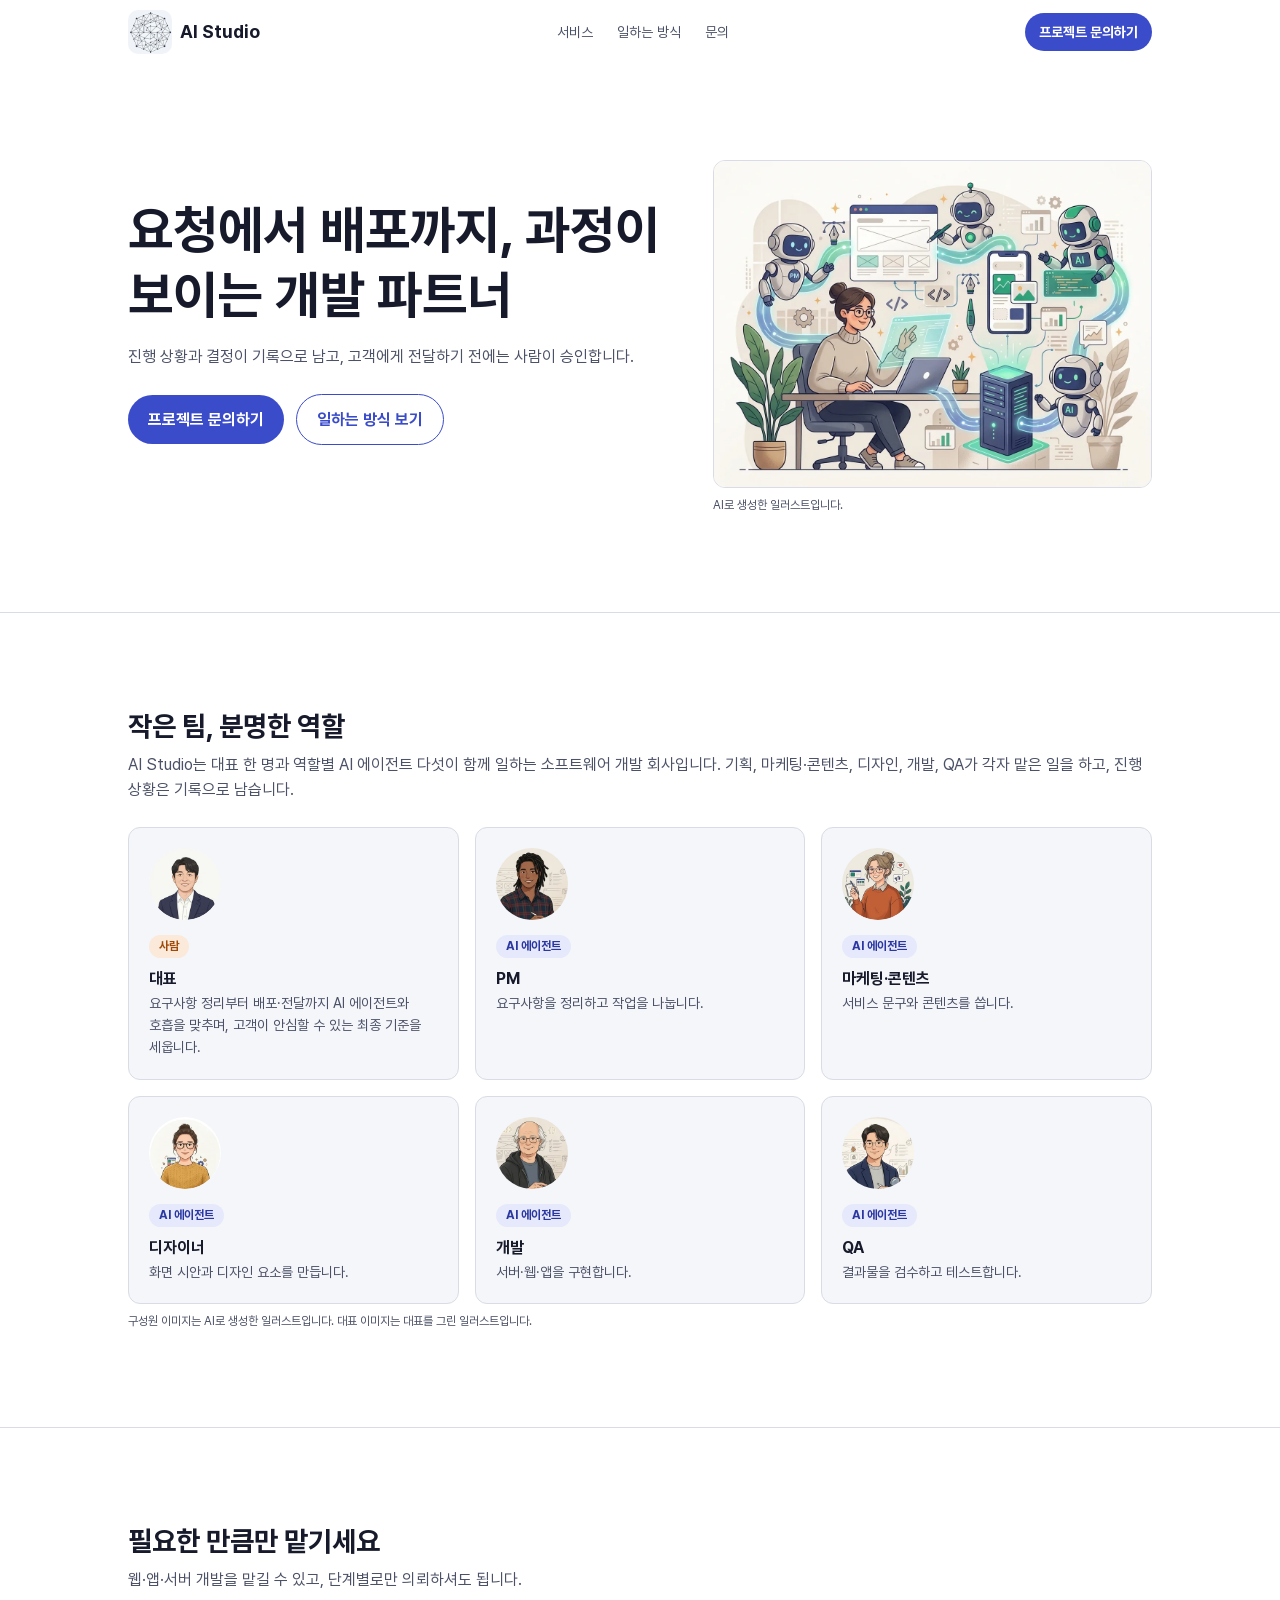
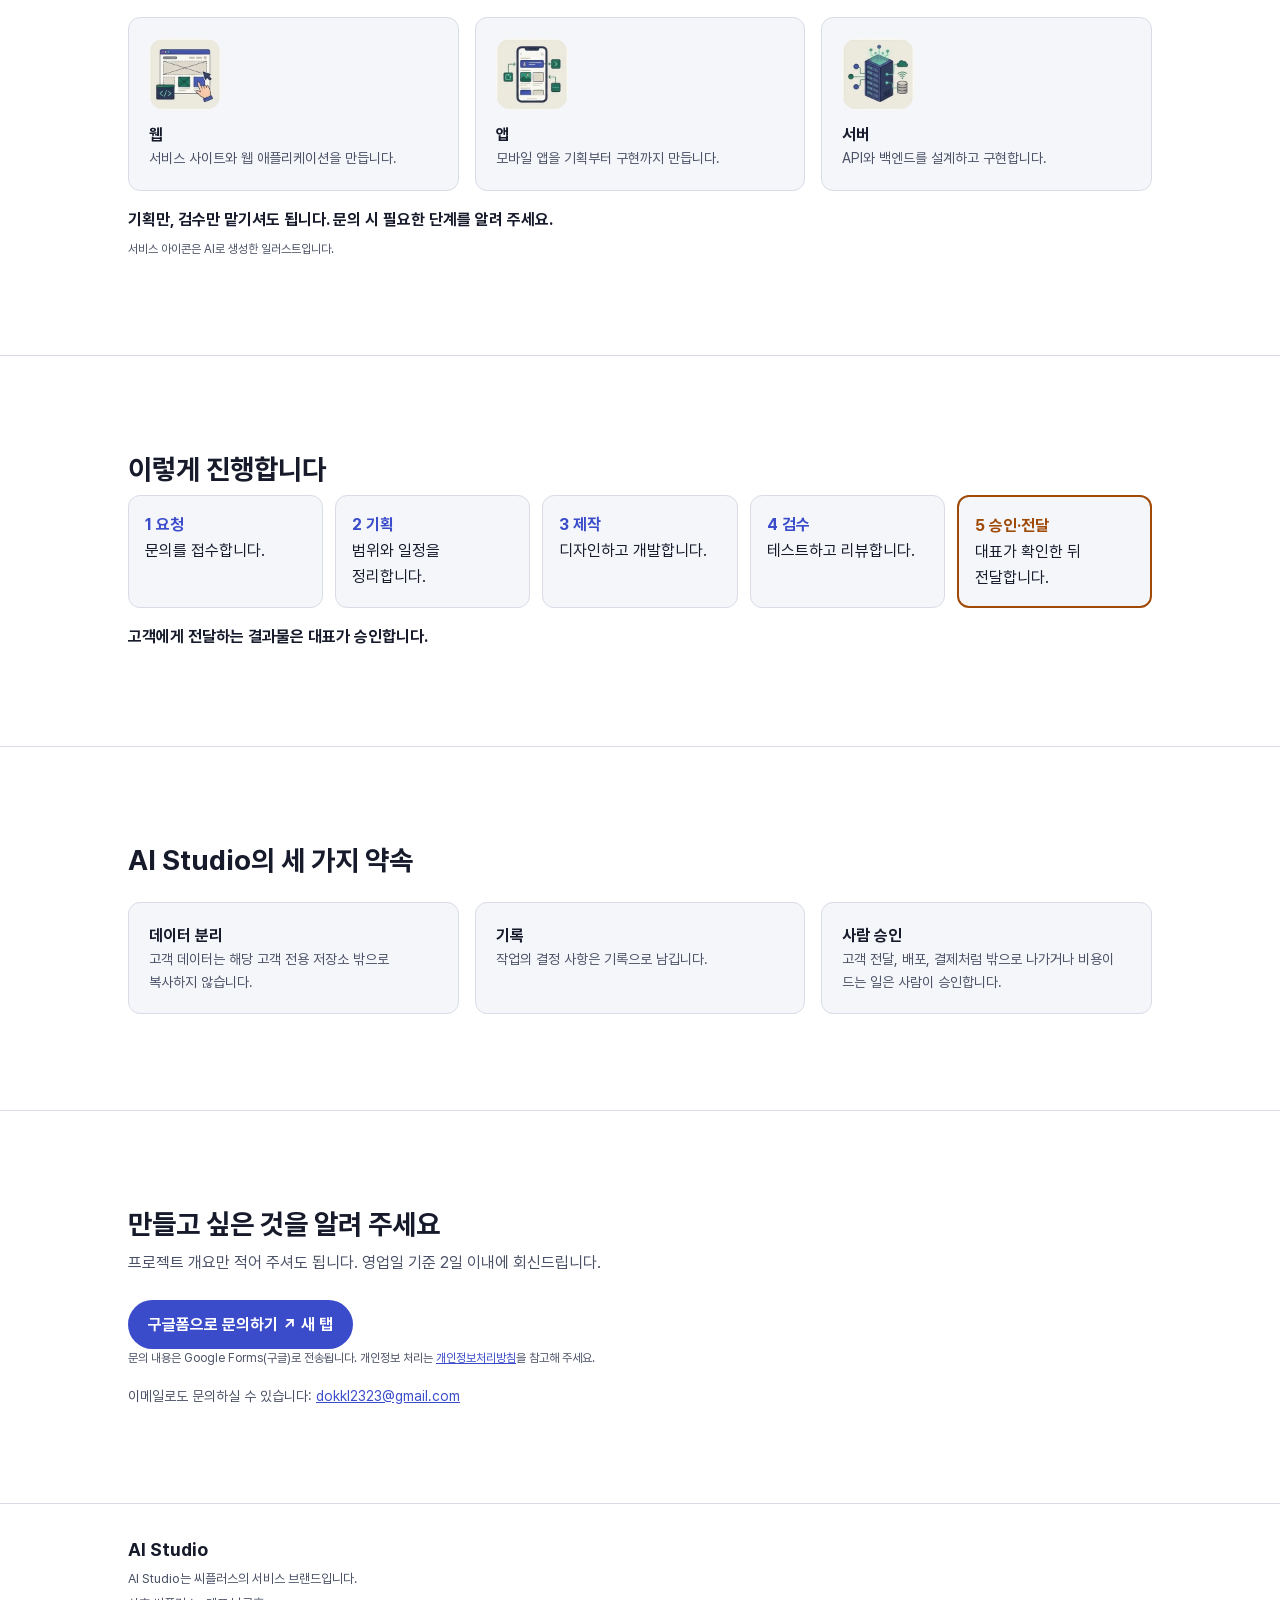
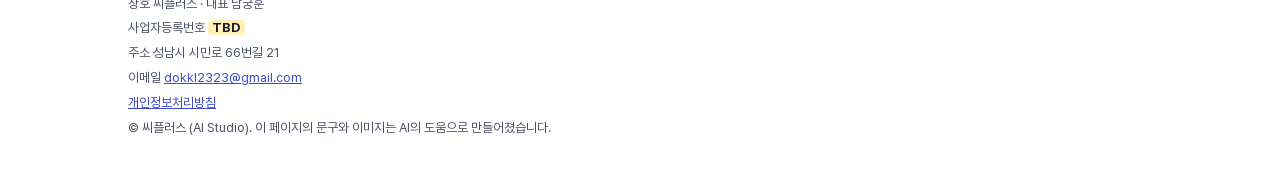
<file: index.html>
<!doctype html>
<!-- AI 생성 결과물. 이미지(로고·히어로·아바타·아이콘)는 AI 생성(Gemini). -->
<html lang="ko">
<head>
<meta charset="utf-8">
<meta name="viewport" content="width=device-width, initial-scale=1">
<title>AI Studio | 요청에서 배포까지, 과정이 보이는 개발 파트너</title>
<meta name="description" content="요청에서 배포까지, 과정이 보이는 개발 파트너 AI Studio. 진행 상황과 결정이 기록으로 남고, 고객에게 전달하기 전에는 사람이 승인합니다.">
<meta name="robots" content="noindex">
<link rel="icon" href="favicon.ico" sizes="any">
<link rel="apple-touch-icon" href="apple-touch-icon.png">
<link rel="preload" href="fonts/Pretendard-Regular.subset.woff2" as="font" type="font/woff2" crossorigin>
<link rel="stylesheet" href="css/style.css">
</head>
<body>
<a class="skip" href="#main">본문 바로가기</a>

<!-- 1 헤더: 로고 심볼은 logo.webp를 잘라 쓰고 워드마크는 텍스트로 표시 -->
<header><div class="wrap">
 <a class="brand" href="#top"><span class="mark"><img src="images/logo.webp" width="512" height="512" alt=""></span>AI Studio</a>
 <nav aria-label="주 메뉴"><a href="#services">서비스</a><a href="#process">일하는 방식</a><a href="#contact">문의</a></nav>
 <a class="btn small" href="#contact">프로젝트 문의하기</a>
</div></header>

<main id="main">
<!-- 2 히어로 -->
<section class="hero" id="top"><div class="wrap">
 <div>
  <h1>요청에서 배포까지, 과정이 보이는 개발 파트너</h1>
  <p class="sub">진행 상황과 결정이 기록으로 남고, 고객에게 전달하기 전에는 사람이 승인합니다.</p>
  <div class="actions"><a class="btn" href="#contact">프로젝트 문의하기</a><a class="btn ghost" href="#process">일하는 방식 보기</a></div>
 </div>
 <figure>
  <img src="images/hero.webp" width="1200" height="896" alt="노트북으로 일하는 사람 주위에서 PM·디자인·개발 역할의 AI 로봇들이 웹 화면, 모바일 앱, 서버로 이어지는 작업 흐름을 함께 만드는 일러스트">
  <figcaption>AI로 생성한 일러스트입니다.</figcaption>
 </figure>
</div></section>

<!-- 3 회사·팀 -->
<section id="team"><div class="wrap">
 <h2>작은 팀, 분명한 역할</h2>
 <p class="sub">AI Studio는 대표 한 명과 역할별 AI 에이전트 다섯이 함께 일하는 소프트웨어 개발 회사입니다. 기획, 마케팅·콘텐츠, 디자인, 개발, QA가 각자 맡은 일을 하고, 진행 상황은 기록으로 남습니다.</p>
 <div class="grid c3">
  <div class="card"><img loading="lazy" class="avatar" src="images/avatar-ceo.webp" width="224" height="224" alt=""><span class="badge human">사람</span><h3>대표</h3><p class="desc">요구사항 정리부터 배포·전달까지 AI 에이전트와 호흡을 맞추며, 고객이 안심할 수 있는 최종 기준을 세웁니다.</p></div>
  <div class="card"><img loading="lazy" class="avatar" src="images/avatar-pm.webp" width="224" height="224" alt=""><span class="badge">AI 에이전트</span><h3>PM</h3><p class="desc">요구사항을 정리하고 작업을 나눕니다.</p></div>
  <div class="card"><img loading="lazy" class="avatar" src="images/avatar-content.webp" width="224" height="224" alt=""><span class="badge">AI 에이전트</span><h3>마케팅·콘텐츠</h3><p class="desc">서비스 문구와 콘텐츠를 씁니다.</p></div>
  <div class="card"><img loading="lazy" class="avatar" src="images/avatar-designer.webp" width="224" height="224" alt=""><span class="badge">AI 에이전트</span><h3>디자이너</h3><p class="desc">화면 시안과 디자인 요소를 만듭니다.</p></div>
  <div class="card"><img loading="lazy" class="avatar" src="images/avatar-dev.webp" width="224" height="224" alt=""><span class="badge">AI 에이전트</span><h3>개발</h3><p class="desc">서버·웹·앱을 구현합니다.</p></div>
  <div class="card"><img loading="lazy" class="avatar" src="images/avatar-qa.webp" width="224" height="224" alt=""><span class="badge">AI 에이전트</span><h3>QA</h3><p class="desc">결과물을 검수하고 테스트합니다.</p></div>
 </div>
 <p class="cap">구성원 이미지는 AI로 생성한 일러스트입니다. 대표 이미지는 대표를 그린 일러스트입니다.</p>
</div></section>

<!-- 4 서비스 -->
<section id="services"><div class="wrap">
 <h2>필요한 만큼만 맡기세요</h2>
 <p class="sub">웹·앱·서버 개발을 맡길 수 있고, 단계별로만 의뢰하셔도 됩니다.</p>
 <div class="grid c3">
  <div class="card"><img loading="lazy" class="icon" src="images/icon-web.webp" width="216" height="216" alt=""><h3>웹</h3><p class="desc">서비스 사이트와 웹 애플리케이션을 만듭니다.</p></div>
  <div class="card"><img loading="lazy" class="icon" src="images/icon-app.webp" width="216" height="216" alt=""><h3>앱</h3><p class="desc">모바일 앱을 기획부터 구현까지 만듭니다.</p></div>
  <div class="card"><img loading="lazy" class="icon" src="images/icon-server.webp" width="216" height="216" alt=""><h3>서버</h3><p class="desc">API와 백엔드를 설계하고 구현합니다.</p></div>
 </div>
 <p class="note">기획만, 검수만 맡기셔도 됩니다. 문의 시 필요한 단계를 알려 주세요.</p>
 <p class="cap">서비스 아이콘은 AI로 생성한 일러스트입니다.</p>
</div></section>

<!-- 5 일하는 방식 -->
<section id="process"><div class="wrap">
 <h2>이렇게 진행합니다</h2>
 <ol class="steps">
  <li><b>1 요청</b>문의를 접수합니다.</li>
  <li><b>2 기획</b>범위와 일정을 정리합니다.</li>
  <li><b>3 제작</b>디자인하고 개발합니다.</li>
  <li><b>4 검수</b>테스트하고 리뷰합니다.</li>
  <li class="human"><b>5 승인·전달</b>대표가 확인한 뒤 전달합니다.</li>
 </ol>
 <p class="note">고객에게 전달하는 결과물은 대표가 승인합니다.</p>
</div></section>

<!-- 6 신뢰 요소 -->
<section id="trust"><div class="wrap">
 <h2>AI Studio의 세 가지 약속</h2>
 <div class="grid c3 trust-grid">
  <div class="card"><h3>데이터 분리</h3><p class="desc">고객 데이터는 해당 고객 전용 저장소 밖으로 복사하지 않습니다.</p></div>
  <div class="card"><h3>기록</h3><p class="desc">작업의 결정 사항은 기록으로 남깁니다.</p></div>
  <div class="card"><h3>사람 승인</h3><p class="desc">고객 전달, 배포, 결제처럼 밖으로 나가거나 비용이 드는 일은 사람이 승인합니다.</p></div>
 </div>
 <!-- 실적·고객사·후기: 비노출 유지 (슬롯 만들지 않음) -->
</div></section>

<!-- 7 문의/CTA -->
<section id="contact"><div class="wrap">
 <h2>만들고 싶은 것을 알려 주세요</h2>
 <p class="sub">프로젝트 개요만 적어 주셔도 됩니다. 영업일 기준 2일 이내에 회신드립니다.</p>
 <p class="cta-row"><a class="btn" href="https://docs.google.com/forms/d/e/1FAIpQLSdujnirIgfWyjVzLa_aGrXtCSvzB-SuqIgXTpxudCMsKRe83A/viewform" target="_blank" rel="noopener">구글폼으로 문의하기<span class="sr-only"> (새 탭에서 열림)</span><span aria-hidden="true"> ↗ 새 탭</span></a></p>
 <p class="hint">문의 내용은 Google Forms(구글)로 전송됩니다. 개인정보 처리는 <a href="privacy.html">개인정보처리방침</a>을 참고해 주세요.</p>
 <p class="mail">이메일로도 문의하실 수 있습니다: <a href="mailto:dokkl2323@gmail.com">dokkl2323@gmail.com</a></p>
</div></section>
</main>

<!-- 8 푸터 -->
<footer><div class="wrap">
 <p class="name">AI Studio</p>
 <p>AI Studio는 씨플러스의 서비스 브랜드입니다.</p>
 <p>상호 씨플러스 · 대표 남궁훈</p>
 <p>사업자등록번호 <span class="tbd">TBD</span></p>
 <p>주소 성남시 시민로 66번길 21</p>
 <p>이메일 <a href="mailto:dokkl2323@gmail.com">dokkl2323@gmail.com</a></p>
 <p><a href="privacy.html">개인정보처리방침</a></p>
 <p>© 씨플러스 (AI Studio). 이 페이지의 문구와 이미지는 AI의 도움으로 만들어졌습니다.</p>
</div></footer>


</body>
</html>
</file>
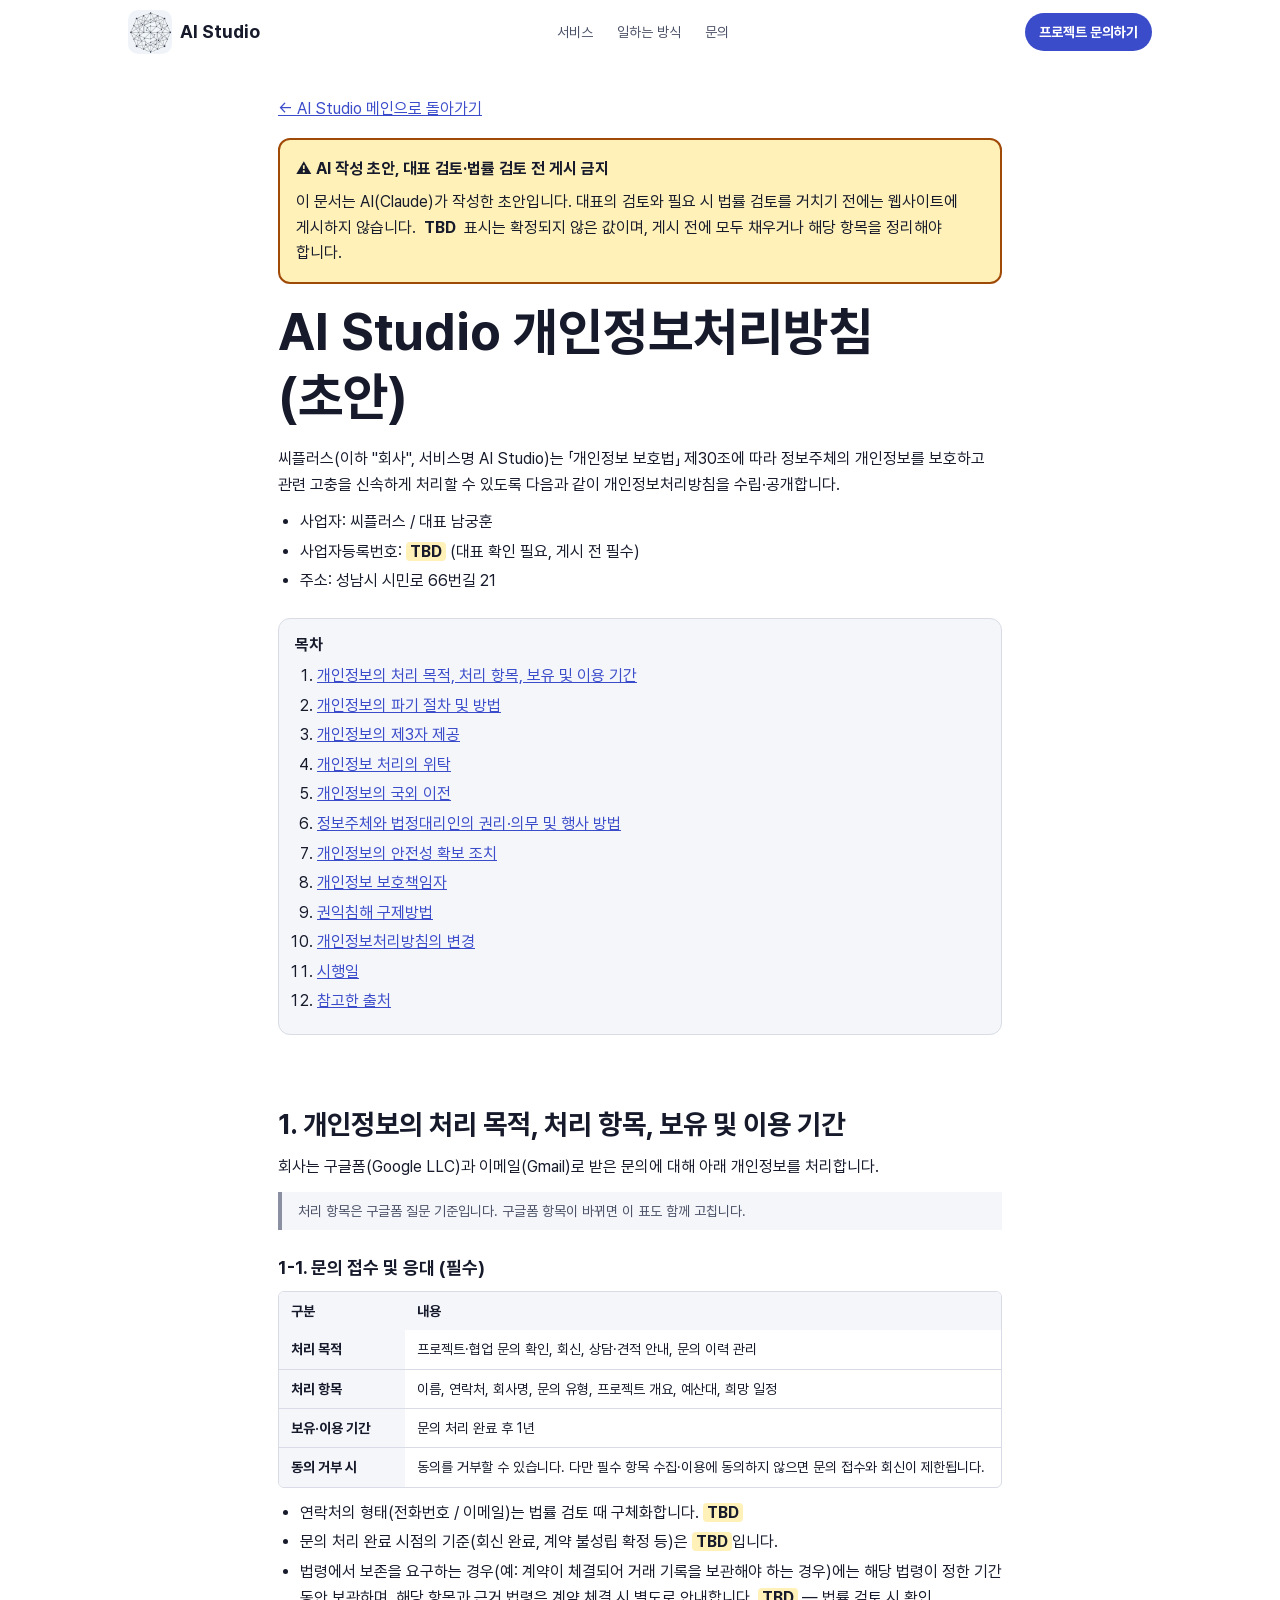
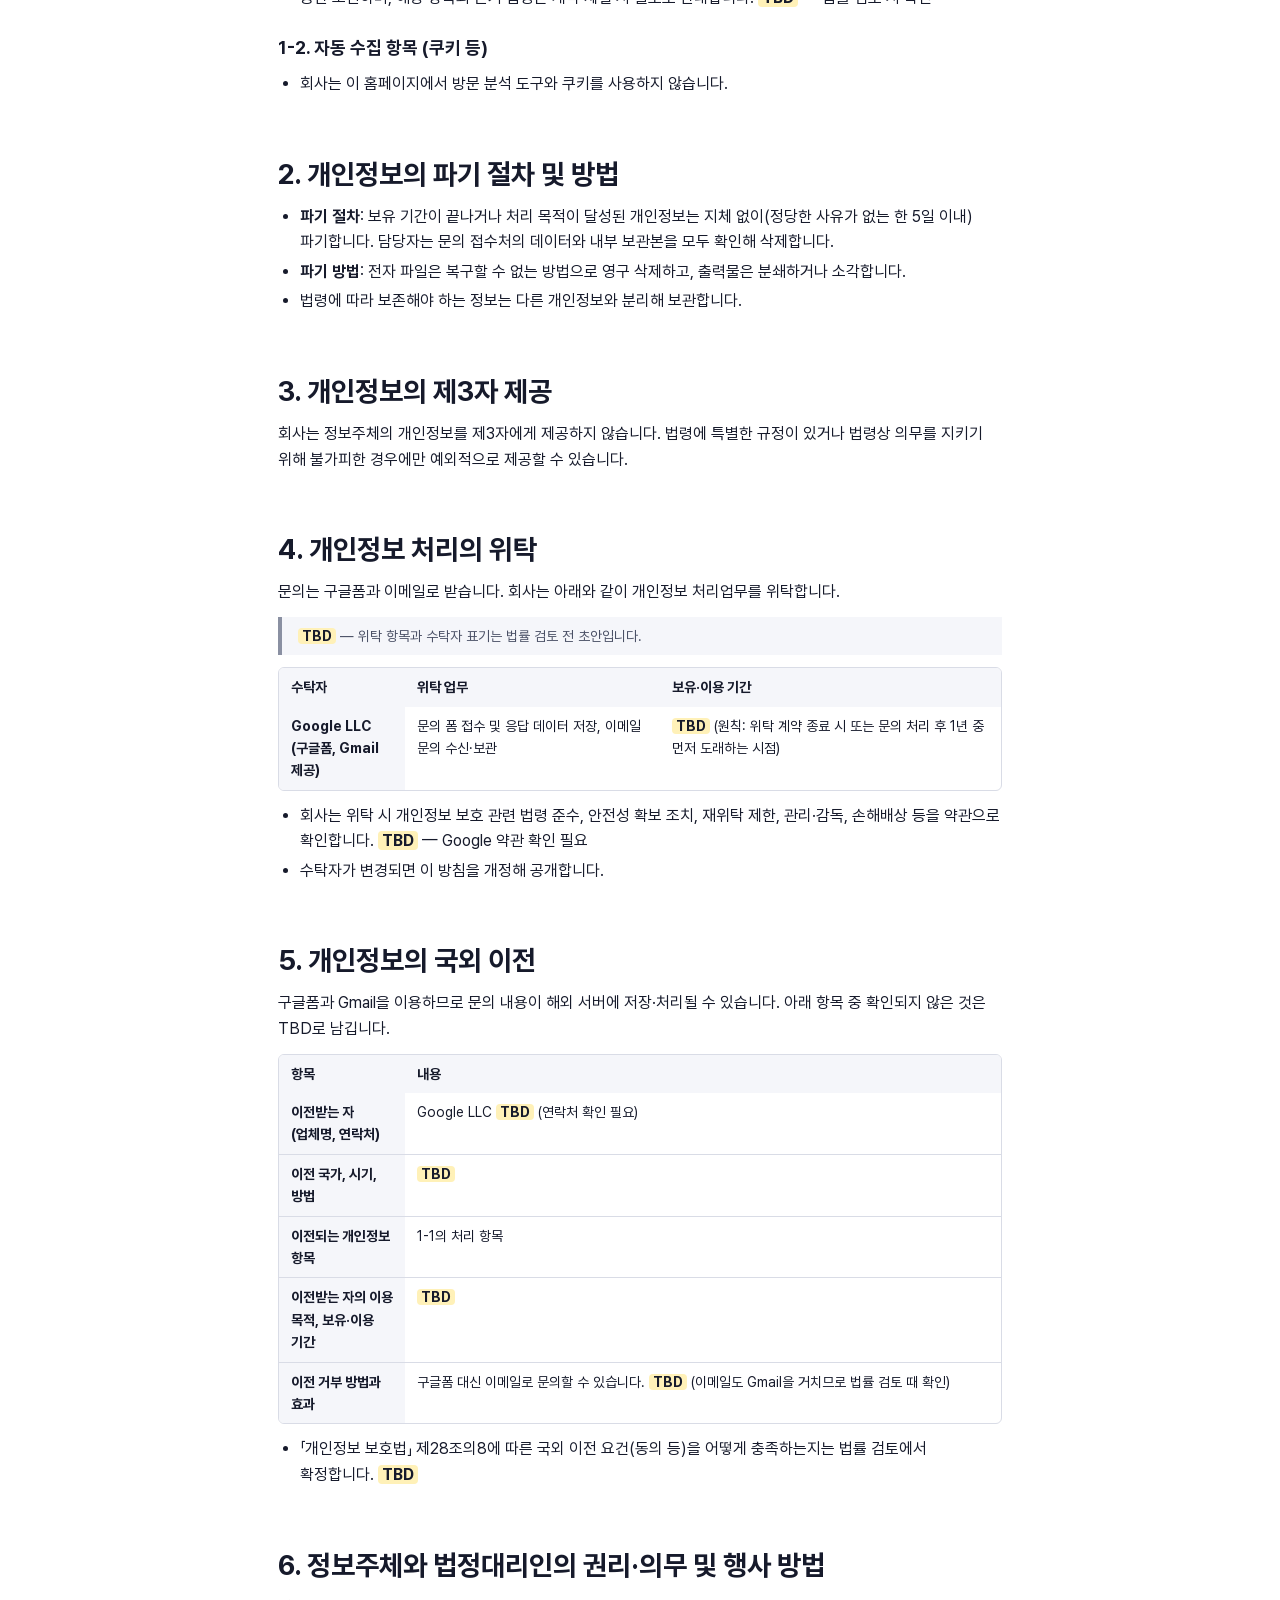
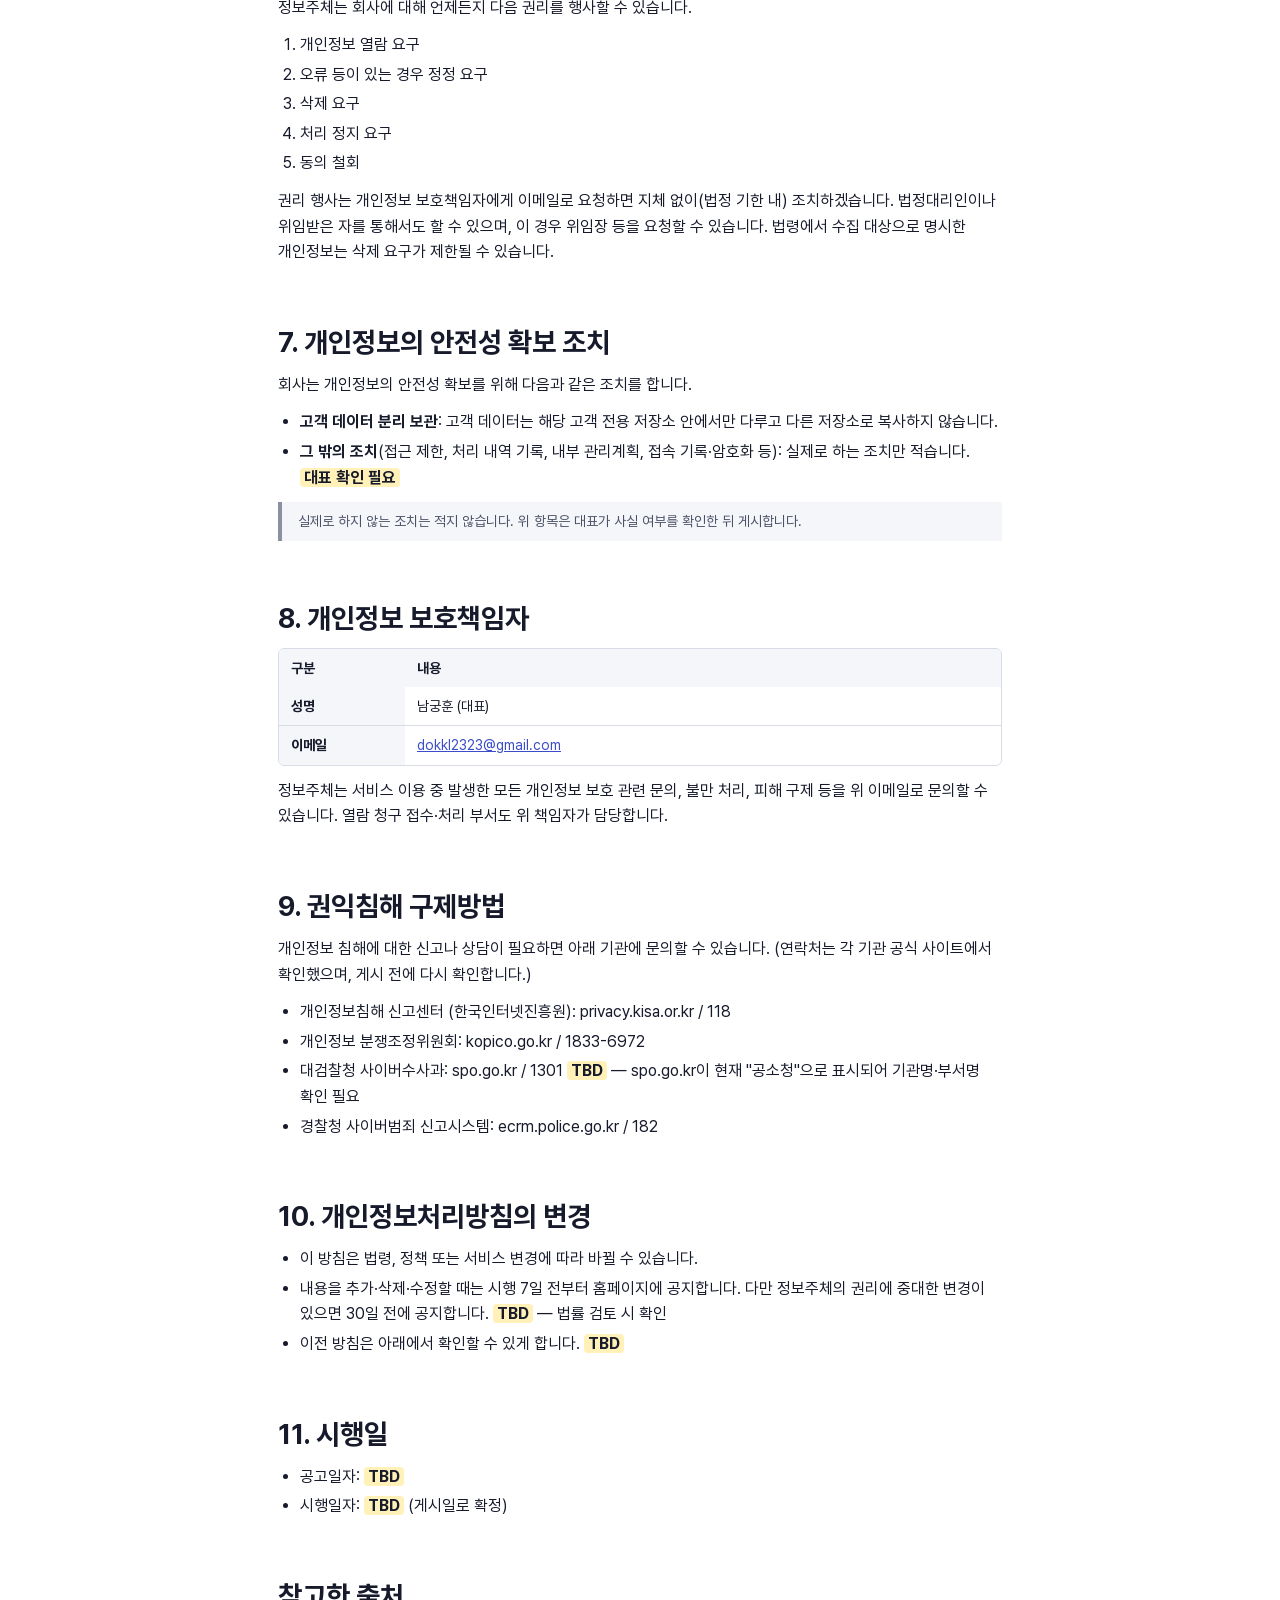
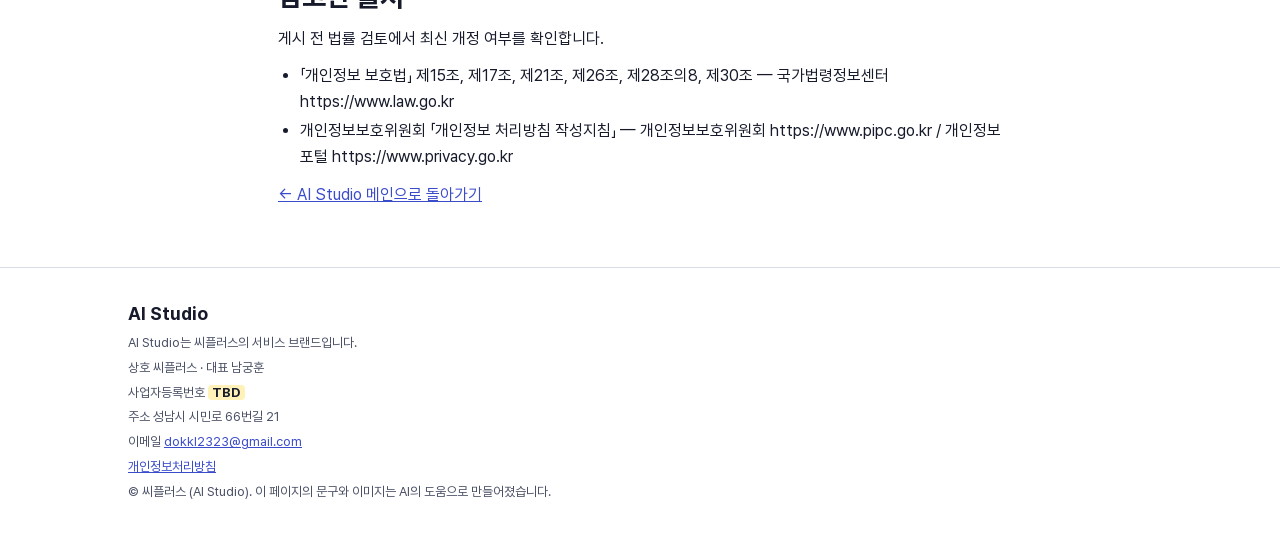
<file: privacy.html>
<!doctype html>
<!-- AI 생성 결과물. -->
<html lang="ko">
<head>
<meta charset="utf-8">
<meta name="viewport" content="width=device-width, initial-scale=1">
<meta name="robots" content="noindex">
<title>개인정보처리방침 (초안) | AI Studio</title>
<link rel="icon" href="favicon.ico" sizes="any">
<link rel="apple-touch-icon" href="apple-touch-icon.png">
<link rel="preload" href="fonts/Pretendard-Regular.subset.woff2" as="font" type="font/woff2" crossorigin>
<link rel="stylesheet" href="css/style.css">
</head>
<body>
<a class="skip" href="#main">본문 바로가기</a>

<header><div class="wrap">
 <a class="brand" href="index.html"><span class="mark"><img src="images/logo.webp" width="512" height="512" alt=""></span>AI Studio</a>
 <nav aria-label="주 메뉴"><a href="index.html#services">서비스</a><a href="index.html#process">일하는 방식</a><a href="index.html#contact">문의</a></nav>
 <a class="btn small" href="index.html#contact">프로젝트 문의하기</a>
</div></header>

<main id="main" class="policy"><div class="wrap">
<p class="back"><a href="index.html">← AI Studio 메인으로 돌아가기</a></p>

<div class="draft-notice" role="note">
 <p><strong>⚠️ AI 작성 초안, 대표 검토·법률 검토 전 게시 금지</strong></p>
 <p>이 문서는 AI(Claude)가 작성한 초안입니다. 대표의 검토와 필요 시 법률 검토를 거치기 전에는 웹사이트에 게시하지 않습니다. <span class="tbd">TBD</span> 표시는 확정되지 않은 값이며, 게시 전에 모두 채우거나 해당 항목을 정리해야 합니다.</p>
</div>

<h1>AI Studio 개인정보처리방침 (초안)</h1>

<p>씨플러스(이하 "회사", 서비스명 AI Studio)는 「개인정보 보호법」 제30조에 따라 정보주체의 개인정보를 보호하고 관련 고충을 신속하게 처리할 수 있도록 다음과 같이 개인정보처리방침을 수립·공개합니다.</p>

<ul>
 <li>사업자: 씨플러스 / 대표 남궁훈</li>
 <li>사업자등록번호: <span class="tbd">TBD</span> (대표 확인 필요, 게시 전 필수)</li>
 <li>주소: 성남시 시민로 66번길 21</li>
</ul>

<nav class="toc" aria-labelledby="toc-title">
 <h2 id="toc-title">목차</h2>
 <ol>
  <li><a href="#s1">개인정보의 처리 목적, 처리 항목, 보유 및 이용 기간</a></li>
  <li><a href="#s2">개인정보의 파기 절차 및 방법</a></li>
  <li><a href="#s3">개인정보의 제3자 제공</a></li>
  <li><a href="#s4">개인정보 처리의 위탁</a></li>
  <li><a href="#s5">개인정보의 국외 이전</a></li>
  <li><a href="#s6">정보주체와 법정대리인의 권리·의무 및 행사 방법</a></li>
  <li><a href="#s7">개인정보의 안전성 확보 조치</a></li>
  <li><a href="#s8">개인정보 보호책임자</a></li>
  <li><a href="#s9">권익침해 구제방법</a></li>
  <li><a href="#s10">개인정보처리방침의 변경</a></li>
  <li><a href="#s11">시행일</a></li>
  <li><a href="#sources">참고한 출처</a></li>
 </ol>
</nav>

<section id="s1">
<h2>1. 개인정보의 처리 목적, 처리 항목, 보유 및 이용 기간</h2>
<p>회사는 구글폼(Google LLC)과 이메일(Gmail)로 받은 문의에 대해 아래 개인정보를 처리합니다.</p>
<blockquote>처리 항목은 구글폼 질문 기준입니다. 구글폼 항목이 바뀌면 이 표도 함께 고칩니다.</blockquote>

<h3>1-1. 문의 접수 및 응대 (필수)</h3>
<div class="table-wrap" role="region" aria-label="문의 접수 및 응대 표" tabindex="0">
<table>
 <thead><tr><th scope="col">구분</th><th scope="col">내용</th></tr></thead>
 <tbody>
  <tr><th scope="row">처리 목적</th><td>프로젝트·협업 문의 확인, 회신, 상담·견적 안내, 문의 이력 관리</td></tr>
  <tr><th scope="row">처리 항목</th><td>이름, 연락처, 회사명, 문의 유형, 프로젝트 개요, 예산대, 희망 일정</td></tr>
  <tr><th scope="row">보유·이용 기간</th><td>문의 처리 완료 후 1년</td></tr>
  <tr><th scope="row">동의 거부 시</th><td>동의를 거부할 수 있습니다. 다만 필수 항목 수집·이용에 동의하지 않으면 문의 접수와 회신이 제한됩니다.</td></tr>
 </tbody>
</table>
</div>
<ul>
 <li>연락처의 형태(전화번호 / 이메일)는 법률 검토 때 구체화합니다. <span class="tbd">TBD</span></li>
 <li>문의 처리 완료 시점의 기준(회신 완료, 계약 불성립 확정 등)은 <span class="tbd">TBD</span>입니다.</li>
 <li>법령에서 보존을 요구하는 경우(예: 계약이 체결되어 거래 기록을 보관해야 하는 경우)에는 해당 법령이 정한 기간 동안 보관하며, 해당 항목과 근거 법령은 계약 체결 시 별도로 안내합니다. <span class="tbd">TBD</span> — 법률 검토 시 확인</li>
</ul>

<h3>1-2. 자동 수집 항목 (쿠키 등)</h3>
<ul>
 <li>회사는 이 홈페이지에서 방문 분석 도구와 쿠키를 사용하지 않습니다.</li>
</ul>
</section>

<section id="s2">
<h2>2. 개인정보의 파기 절차 및 방법</h2>
<ul>
 <li><strong>파기 절차</strong>: 보유 기간이 끝나거나 처리 목적이 달성된 개인정보는 지체 없이(정당한 사유가 없는 한 5일 이내) 파기합니다. 담당자는 문의 접수처의 데이터와 내부 보관본을 모두 확인해 삭제합니다.</li>
 <li><strong>파기 방법</strong>: 전자 파일은 복구할 수 없는 방법으로 영구 삭제하고, 출력물은 분쇄하거나 소각합니다.</li>
 <li>법령에 따라 보존해야 하는 정보는 다른 개인정보와 분리해 보관합니다.</li>
</ul>
</section>

<section id="s3">
<h2>3. 개인정보의 제3자 제공</h2>
<p>회사는 정보주체의 개인정보를 제3자에게 제공하지 않습니다. 법령에 특별한 규정이 있거나 법령상 의무를 지키기 위해 불가피한 경우에만 예외적으로 제공할 수 있습니다.</p>
</section>

<section id="s4">
<h2>4. 개인정보 처리의 위탁</h2>
<p>문의는 구글폼과 이메일로 받습니다. 회사는 아래와 같이 개인정보 처리업무를 위탁합니다.</p>
<blockquote><span class="tbd">TBD</span> — 위탁 항목과 수탁자 표기는 법률 검토 전 초안입니다.</blockquote>
<div class="table-wrap" role="region" aria-label="처리 위탁 표" tabindex="0">
<table>
 <thead><tr><th scope="col">수탁자</th><th scope="col">위탁 업무</th><th scope="col">보유·이용 기간</th></tr></thead>
 <tbody>
  <tr><th scope="row">Google LLC (구글폼, Gmail 제공)</th><td data-l="위탁 업무">문의 폼 접수 및 응답 데이터 저장, 이메일 문의 수신·보관</td><td data-l="보유·이용 기간"><span class="tbd">TBD</span> (원칙: 위탁 계약 종료 시 또는 문의 처리 후 1년 중 먼저 도래하는 시점)</td></tr>
 </tbody>
</table>
</div>
<ul>
 <li>회사는 위탁 시 개인정보 보호 관련 법령 준수, 안전성 확보 조치, 재위탁 제한, 관리·감독, 손해배상 등을 약관으로 확인합니다. <span class="tbd">TBD</span> — Google 약관 확인 필요</li>
 <li>수탁자가 변경되면 이 방침을 개정해 공개합니다.</li>
</ul>
</section>

<section id="s5">
<h2>5. 개인정보의 국외 이전</h2>
<p>구글폼과 Gmail을 이용하므로 문의 내용이 해외 서버에 저장·처리될 수 있습니다. 아래 항목 중 확인되지 않은 것은 TBD로 남깁니다.</p>
<div class="table-wrap" role="region" aria-label="국외 이전 표" tabindex="0">
<table>
 <thead><tr><th scope="col">항목</th><th scope="col">내용</th></tr></thead>
 <tbody>
  <tr><th scope="row">이전받는 자 (업체명, 연락처)</th><td>Google LLC <span class="tbd">TBD</span> (연락처 확인 필요)</td></tr>
  <tr><th scope="row">이전 국가, 시기, 방법</th><td><span class="tbd">TBD</span></td></tr>
  <tr><th scope="row">이전되는 개인정보 항목</th><td>1-1의 처리 항목</td></tr>
  <tr><th scope="row">이전받는 자의 이용 목적, 보유·이용 기간</th><td><span class="tbd">TBD</span></td></tr>
  <tr><th scope="row">이전 거부 방법과 효과</th><td>구글폼 대신 이메일로 문의할 수 있습니다. <span class="tbd">TBD</span> (이메일도 Gmail을 거치므로 법률 검토 때 확인)</td></tr>
 </tbody>
</table>
</div>
<ul>
 <li>「개인정보 보호법」 제28조의8에 따른 국외 이전 요건(동의 등)을 어떻게 충족하는지는 법률 검토에서 확정합니다. <span class="tbd">TBD</span></li>
</ul>
</section>

<section id="s6">
<h2>6. 정보주체와 법정대리인의 권리·의무 및 행사 방법</h2>
<p>정보주체는 회사에 대해 언제든지 다음 권리를 행사할 수 있습니다.</p>
<ol>
 <li>개인정보 열람 요구</li>
 <li>오류 등이 있는 경우 정정 요구</li>
 <li>삭제 요구</li>
 <li>처리 정지 요구</li>
 <li>동의 철회</li>
</ol>
<p>권리 행사는 개인정보 보호책임자에게 이메일로 요청하면 지체 없이(법정 기한 내) 조치하겠습니다. 법정대리인이나 위임받은 자를 통해서도 할 수 있으며, 이 경우 위임장 등을 요청할 수 있습니다. 법령에서 수집 대상으로 명시한 개인정보는 삭제 요구가 제한될 수 있습니다.</p>
</section>

<section id="s7">
<h2>7. 개인정보의 안전성 확보 조치</h2>
<p>회사는 개인정보의 안전성 확보를 위해 다음과 같은 조치를 합니다.</p>
<ul>
 <li><strong>고객 데이터 분리 보관</strong>: 고객 데이터는 해당 고객 전용 저장소 안에서만 다루고 다른 저장소로 복사하지 않습니다.</li>
 <li><strong>그 밖의 조치</strong>(접근 제한, 처리 내역 기록, 내부 관리계획, 접속 기록·암호화 등): 실제로 하는 조치만 적습니다. <span class="tbd">대표 확인 필요</span></li>
</ul>
<blockquote>실제로 하지 않는 조치는 적지 않습니다. 위 항목은 대표가 사실 여부를 확인한 뒤 게시합니다.</blockquote>
</section>

<section id="s8">
<h2>8. 개인정보 보호책임자</h2>
<div class="table-wrap" role="region" aria-label="개인정보 보호책임자 표" tabindex="0">
<table>
 <thead><tr><th scope="col">구분</th><th scope="col">내용</th></tr></thead>
 <tbody>
  <tr><th scope="row">성명</th><td>남궁훈 (대표)</td></tr>
  <tr><th scope="row">이메일</th><td><a href="mailto:dokkl2323@gmail.com">dokkl2323@gmail.com</a></td></tr>
 </tbody>
</table>
</div>
<p>정보주체는 서비스 이용 중 발생한 모든 개인정보 보호 관련 문의, 불만 처리, 피해 구제 등을 위 이메일로 문의할 수 있습니다. 열람 청구 접수·처리 부서도 위 책임자가 담당합니다.</p>
</section>

<section id="s9">
<h2>9. 권익침해 구제방법</h2>
<p>개인정보 침해에 대한 신고나 상담이 필요하면 아래 기관에 문의할 수 있습니다. (연락처는 각 기관 공식 사이트에서 확인했으며, 게시 전에 다시 확인합니다.)</p>
<ul>
 <li>개인정보침해 신고센터 (한국인터넷진흥원): privacy.kisa.or.kr / 118</li>
 <li>개인정보 분쟁조정위원회: kopico.go.kr / 1833-6972</li>
 <li>대검찰청 사이버수사과: spo.go.kr / 1301 <span class="tbd">TBD</span> — spo.go.kr이 현재 "공소청"으로 표시되어 기관명·부서명 확인 필요</li>
 <li>경찰청 사이버범죄 신고시스템: ecrm.police.go.kr / 182</li>
</ul>
</section>

<section id="s10">
<h2>10. 개인정보처리방침의 변경</h2>
<ul>
 <li>이 방침은 법령, 정책 또는 서비스 변경에 따라 바뀔 수 있습니다.</li>
 <li>내용을 추가·삭제·수정할 때는 시행 7일 전부터 홈페이지에 공지합니다. 다만 정보주체의 권리에 중대한 변경이 있으면 30일 전에 공지합니다. <span class="tbd">TBD</span> — 법률 검토 시 확인</li>
 <li>이전 방침은 아래에서 확인할 수 있게 합니다. <span class="tbd">TBD</span></li>
</ul>
</section>

<section id="s11">
<h2>11. 시행일</h2>
<ul>
 <li>공고일자: <span class="tbd">TBD</span></li>
 <li>시행일자: <span class="tbd">TBD</span> (게시일로 확정)</li>
</ul>
</section>

<section id="sources">
<h2>참고한 출처</h2>
<p>게시 전 법률 검토에서 최신 개정 여부를 확인합니다.</p>
<ul class="sources">
 <li>「개인정보 보호법」 제15조, 제17조, 제21조, 제26조, 제28조의8, 제30조 — 국가법령정보센터 https://www.law.go.kr</li>
 <li>개인정보보호위원회 「개인정보 처리방침 작성지침」 — 개인정보보호위원회 https://www.pipc.go.kr / 개인정보 포털 https://www.privacy.go.kr</li>
</ul>
</section>

<p class="back"><a href="index.html">← AI Studio 메인으로 돌아가기</a></p>
</div></main>

<footer><div class="wrap">
 <p class="name">AI Studio</p>
 <p>AI Studio는 씨플러스의 서비스 브랜드입니다.</p>
 <p>상호 씨플러스 · 대표 남궁훈</p>
 <p>사업자등록번호 <span class="tbd">TBD</span></p>
 <p>주소 성남시 시민로 66번길 21</p>
 <p>이메일 <a href="mailto:dokkl2323@gmail.com">dokkl2323@gmail.com</a></p>
 <p><a href="privacy.html" aria-current="page">개인정보처리방침</a></p>
 <p>© 씨플러스 (AI Studio). 이 페이지의 문구와 이미지는 AI의 도움으로 만들어졌습니다.</p>
</div></footer>
</body>
</html>
</file>
<file: css/style.css>
/* AI 생성 결과물. 디자인 토큰 기준: Calm Indigo */
@font-face{font-family:'Pretendard';font-weight:400;font-style:normal;font-display:swap;src:url("../fonts/Pretendard-Regular.subset.woff2") format("woff2")}
@font-face{font-family:'Pretendard';font-weight:500;font-style:normal;font-display:swap;src:url("../fonts/Pretendard-Medium.subset.woff2") format("woff2")}
@font-face{font-family:'Pretendard';font-weight:700;font-style:normal;font-display:swap;src:url("../fonts/Pretendard-Bold.subset.woff2") format("woff2")}

:root{
 /* color */
 --bg:#FFFFFF;--surface:#F5F6FA;--border:#D9DCE6;--text:#161A2B;--text-muted:#4B5166;
 --primary:#3B4CCA;--primary-contrast:#FFFFFF;--accent-human:#A04A08;--border-control:#8A90A2;
 --badge-ai-bg:#E6E9FB;--badge-ai-text:#2A37A0;--placeholder:#E3E5EE;
 /* 토큰에 없는 와이어프레임 전용 값 */
 --badge-human-bg:#FBE9D9;--tbd-bg:#FFF1B8;--error:#B00020;
 /* font */
 --font-sans:'Pretendard','Noto Sans KR',system-ui,-apple-system,'Segoe UI',sans-serif;
 --fs-xs:12px;--fs-sm:14px;--fs-base:16px;--fs-lg:20px;--fs-xl:28px;--fs-2xl:40px;--fs-3xl:52px;
 --lh-body:1.6;--lh-heading:1.25;
 /* space */
 --sp-1:4px;--sp-2:8px;--sp-3:12px;--sp-4:16px;--sp-6:24px;--sp-8:32px;--sp-12:48px;--sp-16:64px;--sp-24:96px;
 /* radius */
 --r-sm:6px;--r-md:12px;--r-pill:999px;
 /* layout */
 --container-max:1120px;--gutter:20px;
}

*{box-sizing:border-box;margin:0}
html{scroll-behavior:smooth}
body{font-family:var(--font-sans);background:var(--bg);color:var(--text);line-height:var(--lh-body);font-size:var(--fs-base);word-break:keep-all;overflow-wrap:break-word}
[hidden]{display:none!important}
img{display:block;max-width:100%;height:auto}
a{color:var(--primary)}
:focus-visible{outline:3px solid var(--primary);outline-offset:2px}
.skip{position:absolute;left:var(--sp-2);top:-100px;background:var(--primary);color:var(--primary-contrast);padding:var(--sp-2) var(--sp-4);border-radius:var(--r-sm);z-index:10;font-weight:700}
.skip:focus{top:var(--sp-2)}
.wrap{max-width:var(--container-max);margin:0 auto;padding:0 var(--gutter)}
section{padding:var(--sp-12) 0;border-top:1px solid var(--border)}
h1,h2{word-break:keep-all}
h1{font-size:var(--fs-xl);line-height:var(--lh-heading)}
h2{font-size:22px;line-height:var(--lh-heading);margin-bottom:var(--sp-2)}
h3{font-size:var(--fs-base)}
p.sub{color:var(--text-muted);margin-bottom:var(--sp-6)}
.btn{display:inline-block;padding:var(--sp-3) 20px;border-radius:var(--r-pill);background:var(--primary);color:var(--primary-contrast);font-weight:700;text-decoration:none;border:0;font-size:var(--fs-base);font-family:inherit;cursor:pointer}
.btn.small{padding:var(--sp-2) 14px;font-size:var(--fs-sm)}
.btn.ghost{background:none;color:var(--primary);border:1px solid var(--primary)}
.btn[disabled]{opacity:.5;cursor:not-allowed}
.grid{display:grid;gap:var(--sp-4);grid-template-columns:1fr}
.card{background:var(--surface);border:1px solid var(--border);border-radius:var(--r-md);padding:20px}
.badge{display:inline-block;font-size:var(--fs-xs);padding:2px 10px;border-radius:var(--r-pill);background:var(--badge-ai-bg);color:var(--badge-ai-text);font-weight:700;margin-bottom:var(--sp-2)}
.badge.human{background:var(--badge-human-bg);color:var(--accent-human)}
header .wrap{display:flex;align-items:center;justify-content:space-between;gap:var(--sp-3);height:var(--sp-16)}
header nav{display:none;gap:var(--sp-6)}
header nav a{color:var(--text-muted);text-decoration:none;font-size:var(--fs-sm)}
header nav a:hover{text-decoration:underline}
.brand{display:flex;align-items:center;gap:var(--sp-2);color:var(--text);text-decoration:none;font-weight:700;font-size:18px;white-space:nowrap}
.mark{width:44px;height:44px;overflow:hidden;border-radius:10px;background:#F0F3F9;flex:none}
.mark img{width:86.6px;max-width:none;margin:-15.2px 0 0 -21.1px}
.hero{border-top:0}
.hero .actions{display:flex;gap:var(--sp-3);flex-wrap:wrap;margin:var(--sp-6) 0 var(--sp-8);align-items:center}
.hero .sub{margin-top:var(--sp-4)}
.hero figure img{width:100%;border-radius:var(--r-md);border:1px solid var(--border)}
figcaption,.cap{font-size:var(--fs-xs);color:var(--text-muted);margin-top:var(--sp-2)}
.avatar{width:72px;height:72px;border-radius:50%;margin-bottom:var(--sp-3);background:var(--placeholder)}
.icon{width:72px;height:72px;border-radius:var(--sp-4);margin-bottom:var(--sp-3);background:var(--placeholder)}
.desc{font-size:var(--fs-sm);color:var(--text-muted)}
.steps{list-style:none;padding:0;display:grid;gap:var(--sp-3);grid-template-columns:1fr}
.steps li{background:var(--surface);border:1px solid var(--border);border-radius:var(--r-md);padding:var(--sp-4)}
.steps li.human{border:2px solid var(--accent-human)}
.steps b{display:block;color:var(--primary)}
.steps li.human b{color:var(--accent-human)}
.note{margin-top:var(--sp-4);font-weight:700}
.grid.trust-grid{margin-top:var(--sp-6)}

/* 문의 폼 */
form{display:grid;gap:var(--sp-3);max-width:560px}
label,legend{font-size:var(--fs-sm);font-weight:500;display:grid;gap:var(--sp-1)}
fieldset{border:0;padding:0;display:grid;gap:var(--sp-2);min-width:0}
.radios{display:flex;gap:var(--sp-4);flex-wrap:wrap}
.radios label{display:flex;gap:var(--sp-2);align-items:center;font-weight:400}
.radios input{width:18px;height:18px;margin:0}
input,textarea,select{font:inherit;padding:10px var(--sp-3);border:1px solid var(--border-control);border-radius:var(--r-sm);background:#fff;color:var(--text);width:100%}
input[aria-invalid=true],textarea[aria-invalid=true]{border:2px solid var(--error)}
.hint{font-size:var(--fs-xs);color:var(--text-muted);font-weight:400}
.err{font-size:var(--fs-sm);color:var(--error);font-weight:500}
.err:empty{display:none}
.consent{background:var(--surface);border:1px solid var(--border);border-radius:var(--r-md);padding:var(--sp-4);display:grid;gap:var(--sp-2);font-size:13px;color:var(--text-muted)}
.consent ul{padding-left:18px;display:grid;gap:2px}
.consent strong{color:var(--text);font-size:var(--fs-sm)}
.check{display:flex;gap:var(--sp-2);align-items:flex-start;font-weight:400;font-size:13px;color:var(--text)}
.check input{width:18px;height:18px;flex:none;margin:2px 0 0}
.status{padding:var(--sp-3) var(--sp-4);border-radius:var(--r-md);background:var(--badge-ai-bg);color:var(--badge-ai-text);font-weight:500;font-size:var(--fs-sm)}
.status:empty{display:none}
.status.fail{background:#FDE7EA;color:#7A0016}
.tbd{background:var(--tbd-bg);color:var(--text);padding:0 var(--sp-1);border-radius:4px;font-weight:700}
.cta-row{margin-top:var(--sp-4)}
.mail{font-size:var(--fs-sm);color:var(--text-muted);margin-top:var(--sp-4)}
.noscript-box{max-width:560px;padding:var(--sp-3) var(--sp-4);border:1px solid var(--border-control);border-radius:var(--r-md);background:var(--surface);font-size:var(--fs-sm);margin-bottom:var(--sp-4)}
footer{padding:var(--sp-8) 0;border-top:1px solid var(--border);font-size:13px;color:var(--text-muted)}
footer .wrap{display:grid;gap:var(--sp-1)}
footer .name{font-size:18px;font-weight:700;color:var(--text)}

@media(min-width:768px){
 :root{--gutter:48px}
 h1{font-size:var(--fs-3xl)}
 h2{font-size:var(--fs-xl)}
 section{padding:var(--sp-24) 0}
 header nav{display:flex}
 .hero .wrap{display:grid;grid-template-columns:1.1fr .9fr;gap:var(--sp-12);align-items:center}
 .grid.c3{grid-template-columns:repeat(3,1fr)}
 .steps{grid-template-columns:repeat(5,1fr)}
}
@media(prefers-reduced-motion:reduce){html{scroll-behavior:auto}}

/* 개인정보처리방침 페이지 */
.policy{padding:var(--sp-8) 0 var(--sp-12)}
.policy .wrap{max-width:820px}
.policy h1{margin:var(--sp-4) 0}
.policy section{padding:var(--sp-6) 0 0;border-top:0}
.policy h2{margin:var(--sp-6) 0 var(--sp-3)}
.policy h3{margin:var(--sp-6) 0 var(--sp-2);font-size:18px}
.policy p,.policy ul,.policy ol{margin-bottom:var(--sp-3)}
.policy ul,.policy ol{padding-left:22px}
.policy li{margin-bottom:var(--sp-1)}
.policy blockquote{margin:0 0 var(--sp-3);padding:var(--sp-2) var(--sp-4);border-left:4px solid var(--border-control);background:var(--surface);color:var(--text-muted);font-size:var(--fs-sm)}
.policy code{font-size:.9em;background:var(--surface);padding:0 var(--sp-1);border-radius:4px}
.back{margin-bottom:var(--sp-2)}
.draft-notice{margin:var(--sp-4) 0;padding:var(--sp-4);border:2px solid var(--accent-human);border-radius:var(--r-md);background:var(--tbd-bg);color:var(--text)}
.draft-notice p{margin-bottom:var(--sp-2)}
.draft-notice p:last-child{margin-bottom:0}
.toc{background:var(--surface);border:1px solid var(--border);border-radius:var(--r-md);padding:var(--sp-4);margin:var(--sp-6) 0}
.toc h2{font-size:var(--fs-base);margin:0 0 var(--sp-2)}
.toc ol{margin:0;padding-left:22px}
.table-wrap{overflow-x:auto;margin-bottom:var(--sp-3);border:1px solid var(--border);border-radius:var(--r-sm)}
table{border-collapse:collapse;width:100%;font-size:var(--fs-sm)}
th,td{border-bottom:1px solid var(--border);padding:var(--sp-2) var(--sp-3);text-align:left;vertical-align:top}
tr:last-child>th,tr:last-child>td{border-bottom:0}
thead th{background:var(--surface)}
tbody th{background:var(--surface);font-weight:700;width:9em}
@media(max-width:767px){
 .table-wrap table,.table-wrap tbody,.table-wrap tr,.table-wrap th,.table-wrap td{display:block;width:auto}
 .table-wrap thead{position:absolute;left:-9999px}
 .table-wrap tr{border-bottom:1px solid var(--border)}
 .table-wrap tr:last-child{border-bottom:0}
 .table-wrap td[data-l]::before{content:attr(data-l);display:block;font-weight:700;font-size:var(--fs-xs);color:var(--text-muted)}
}
.sr-only{position:absolute;width:1px;height:1px;margin:-1px;padding:0;overflow:hidden;clip:rect(0 0 0 0);white-space:nowrap;border:0}
</file>
